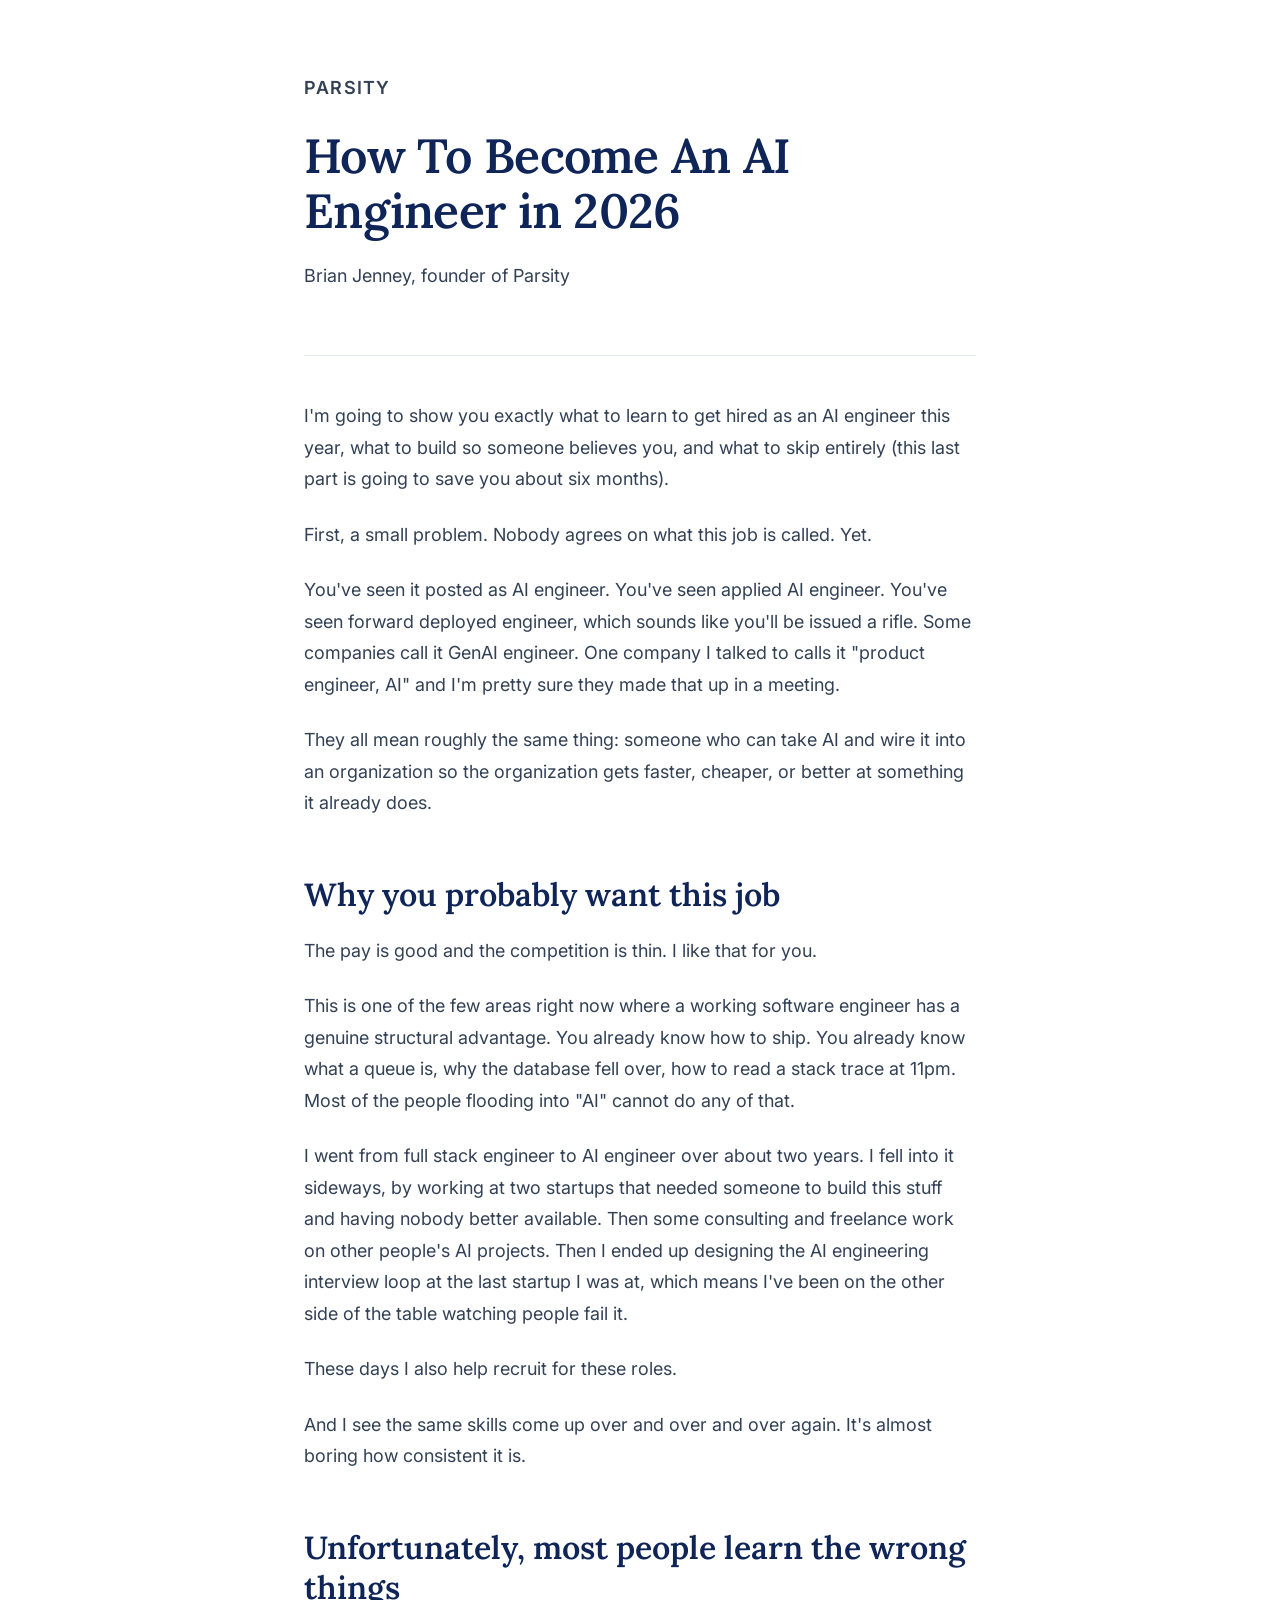
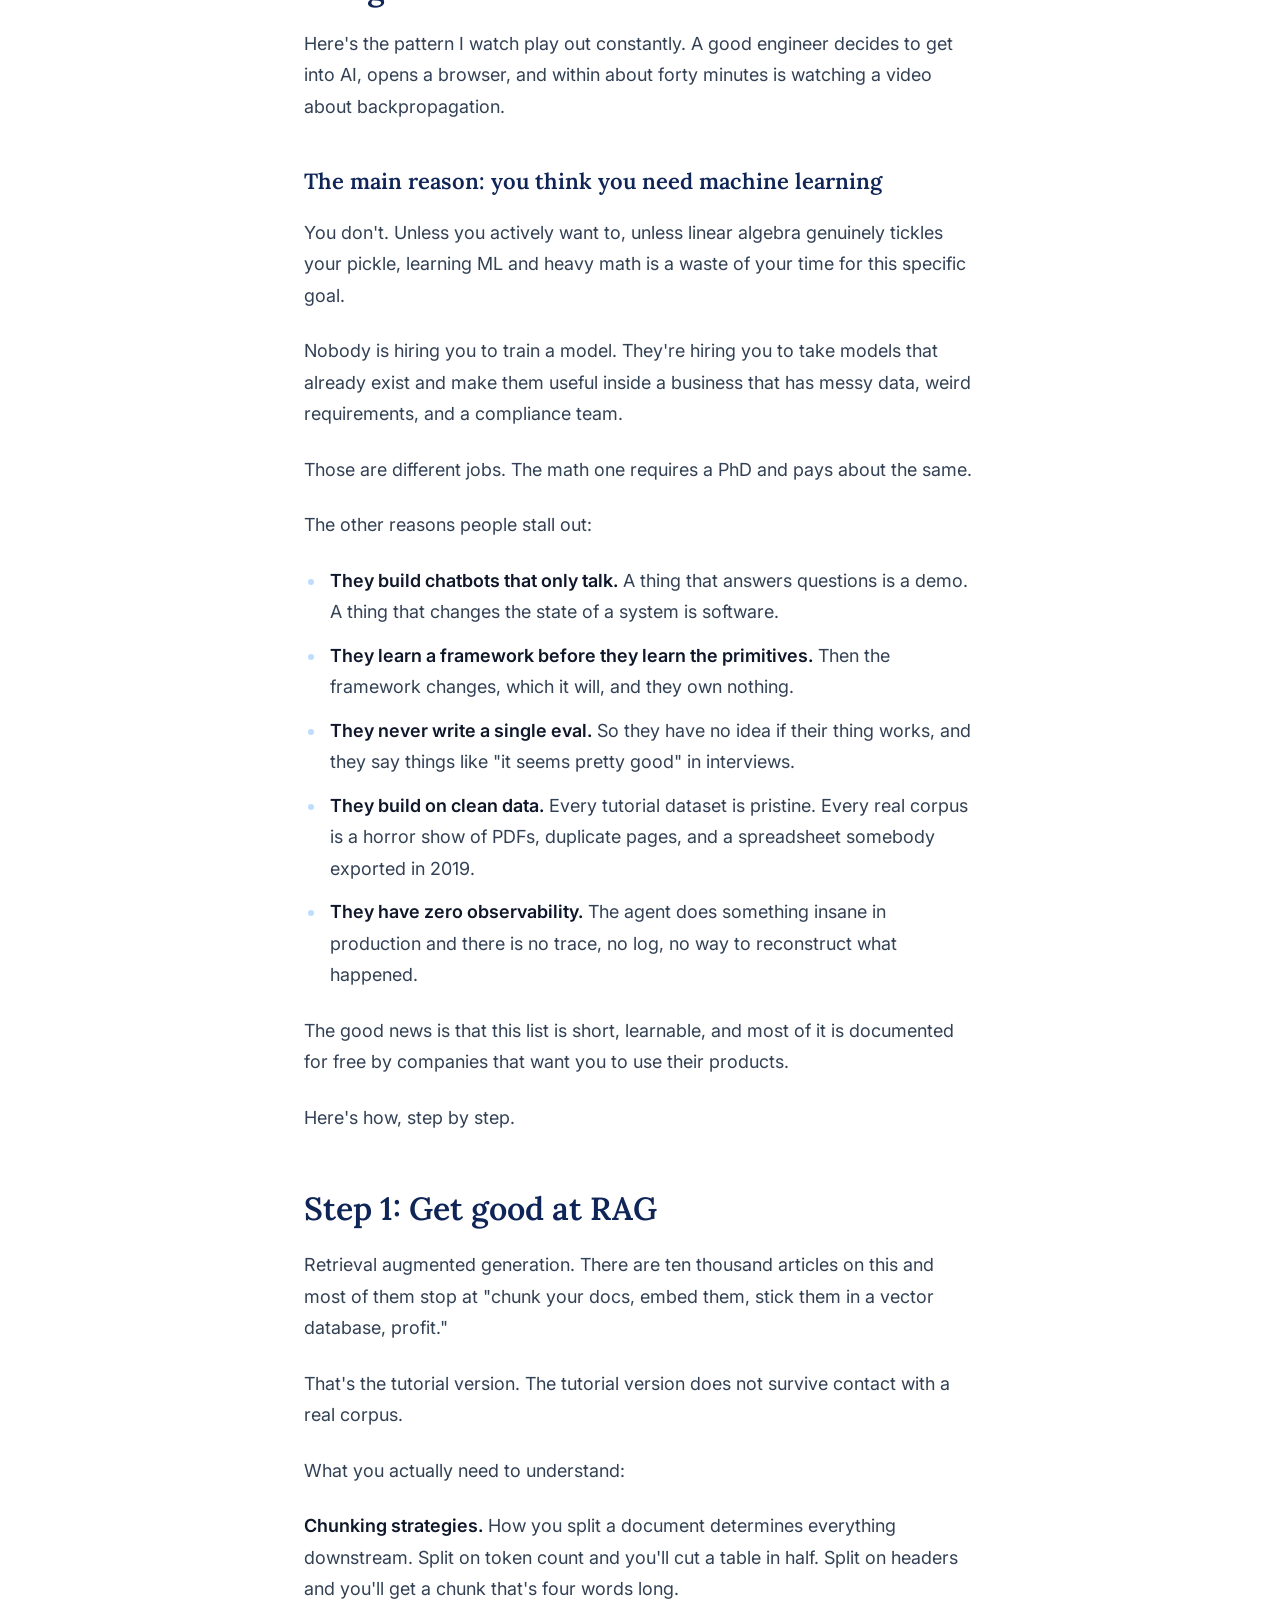
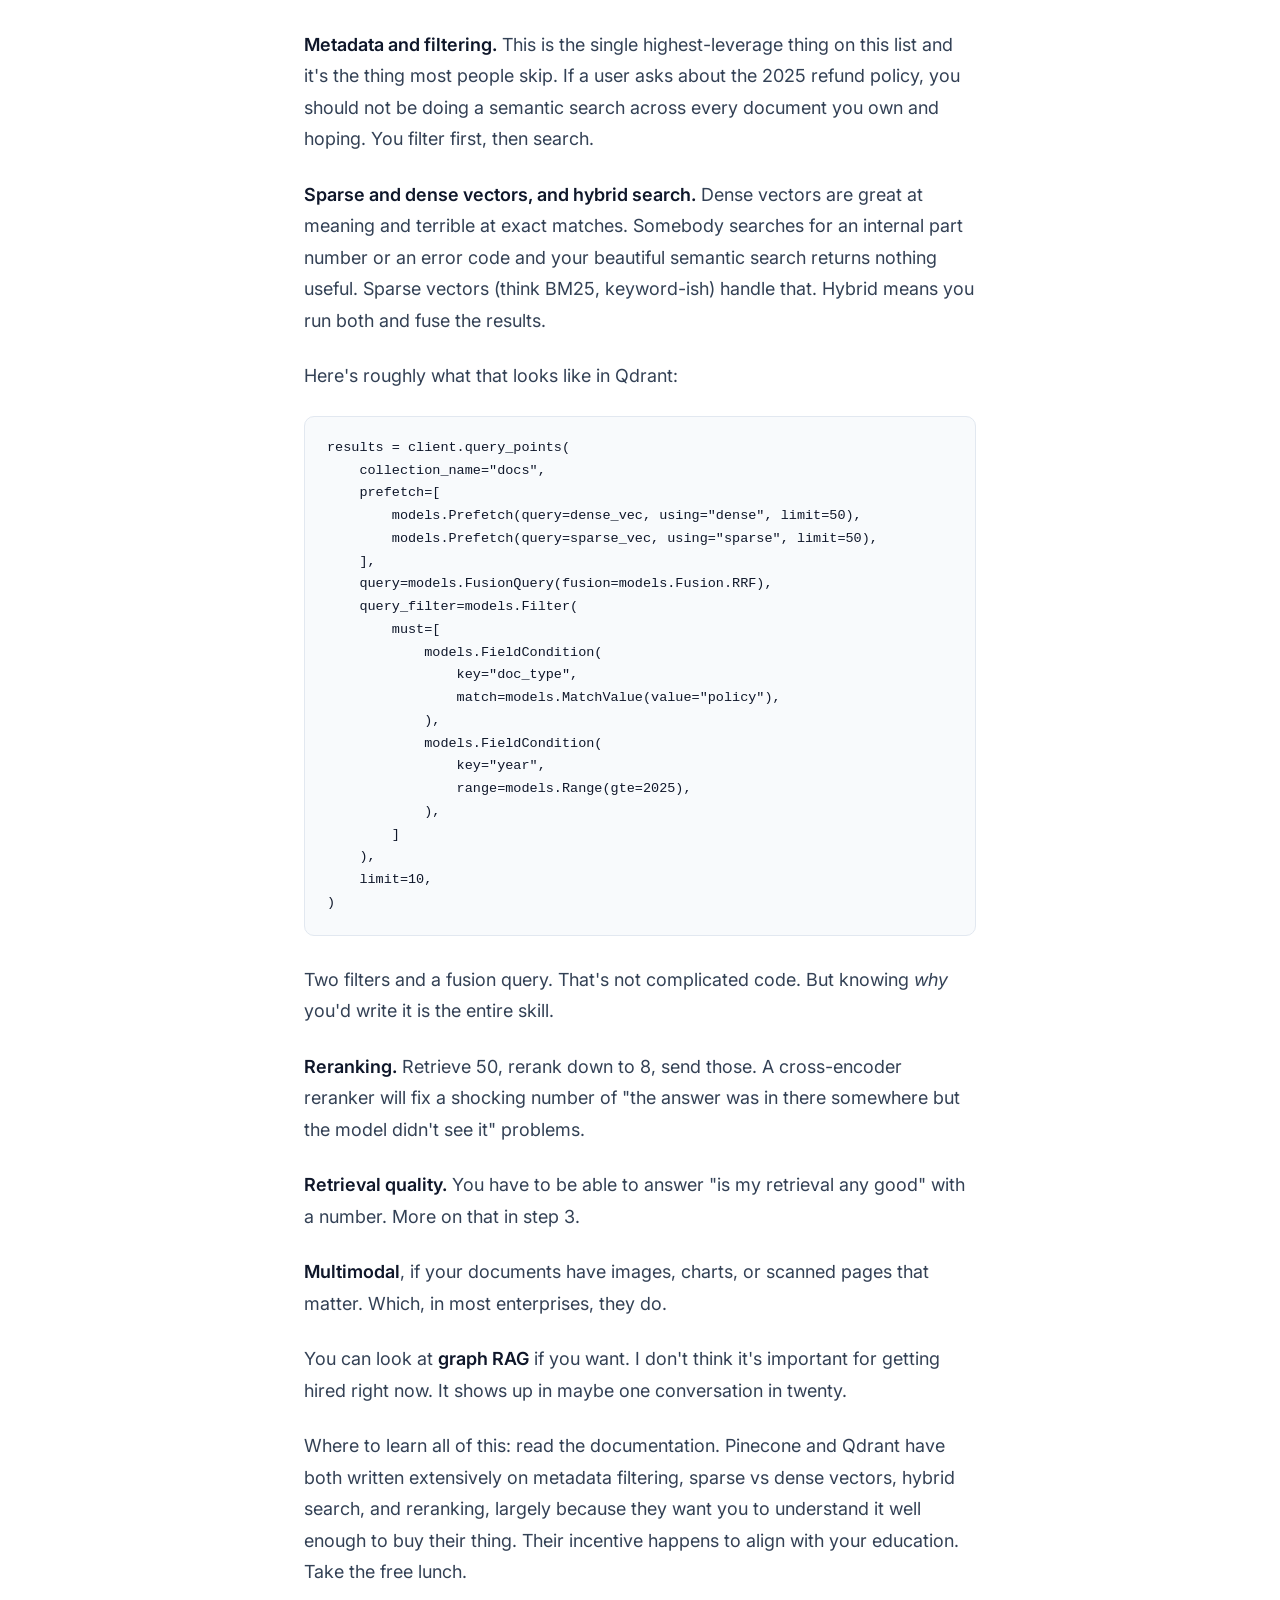
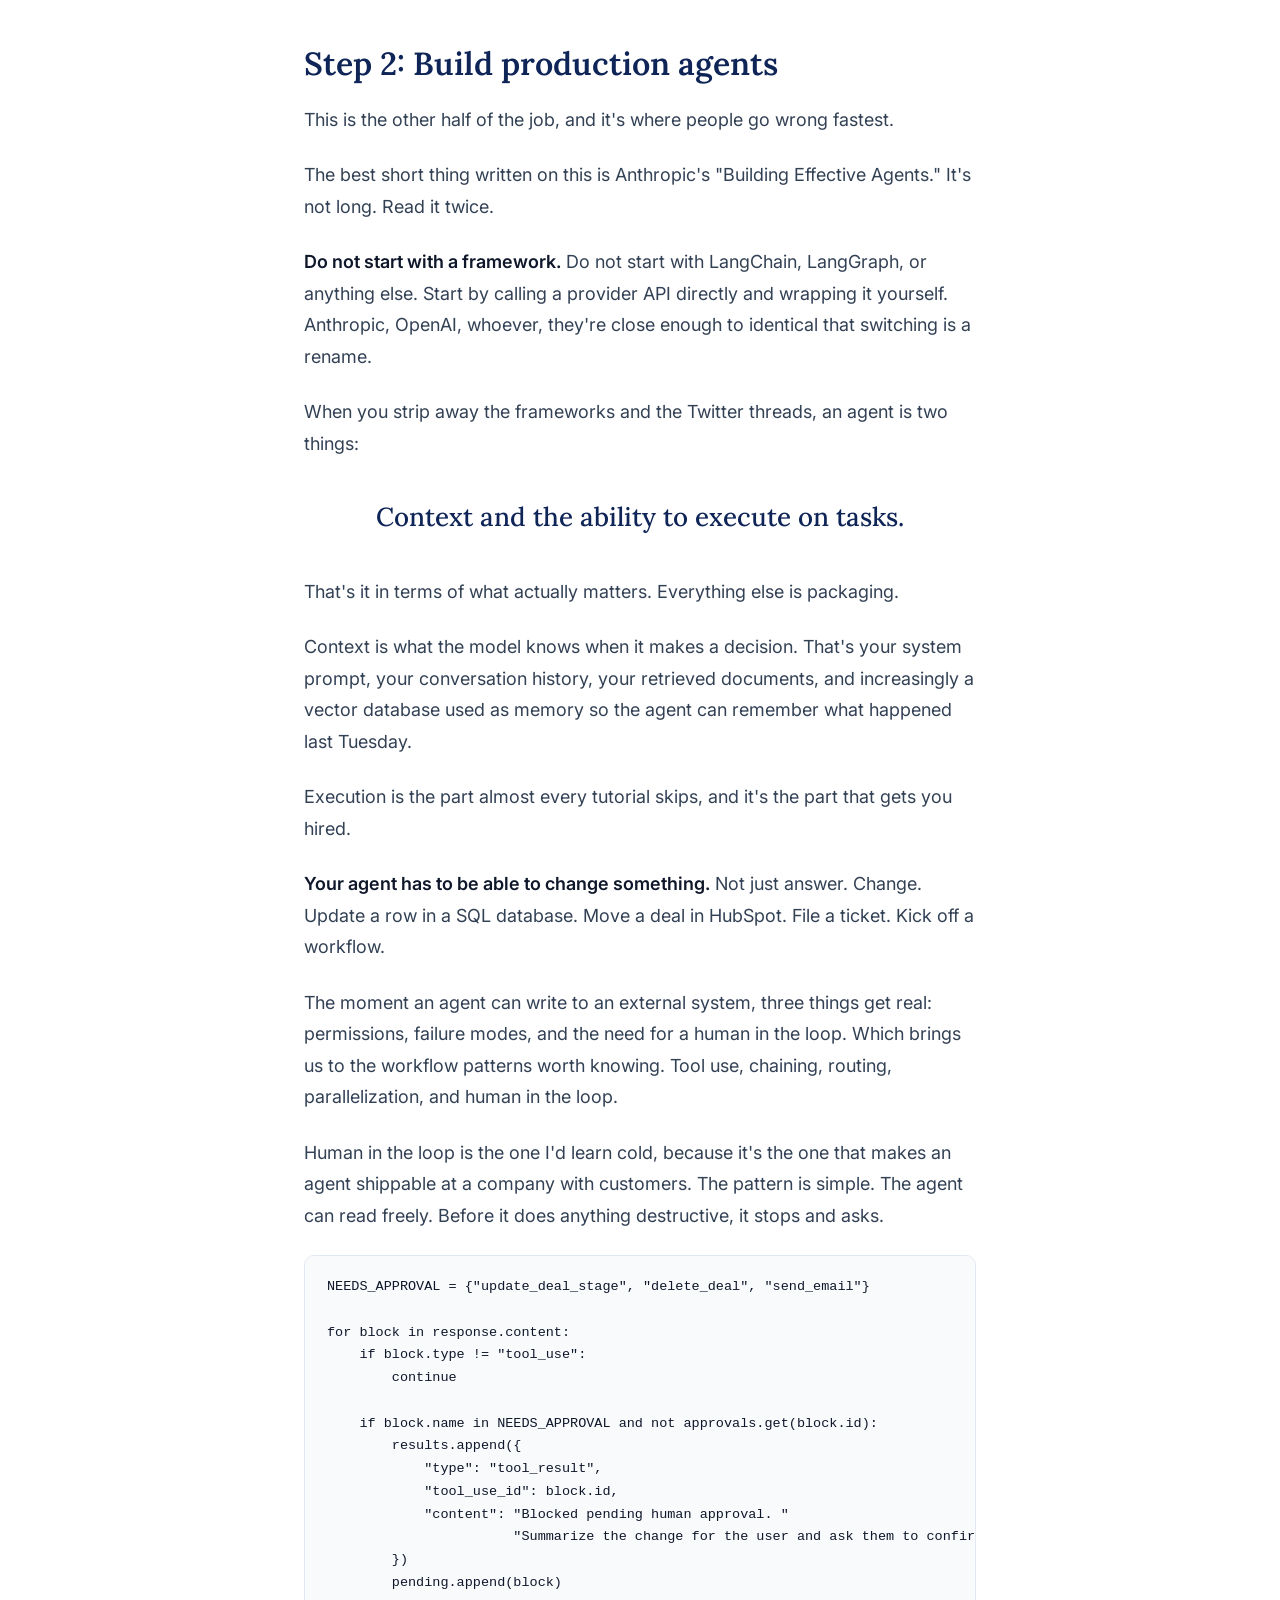
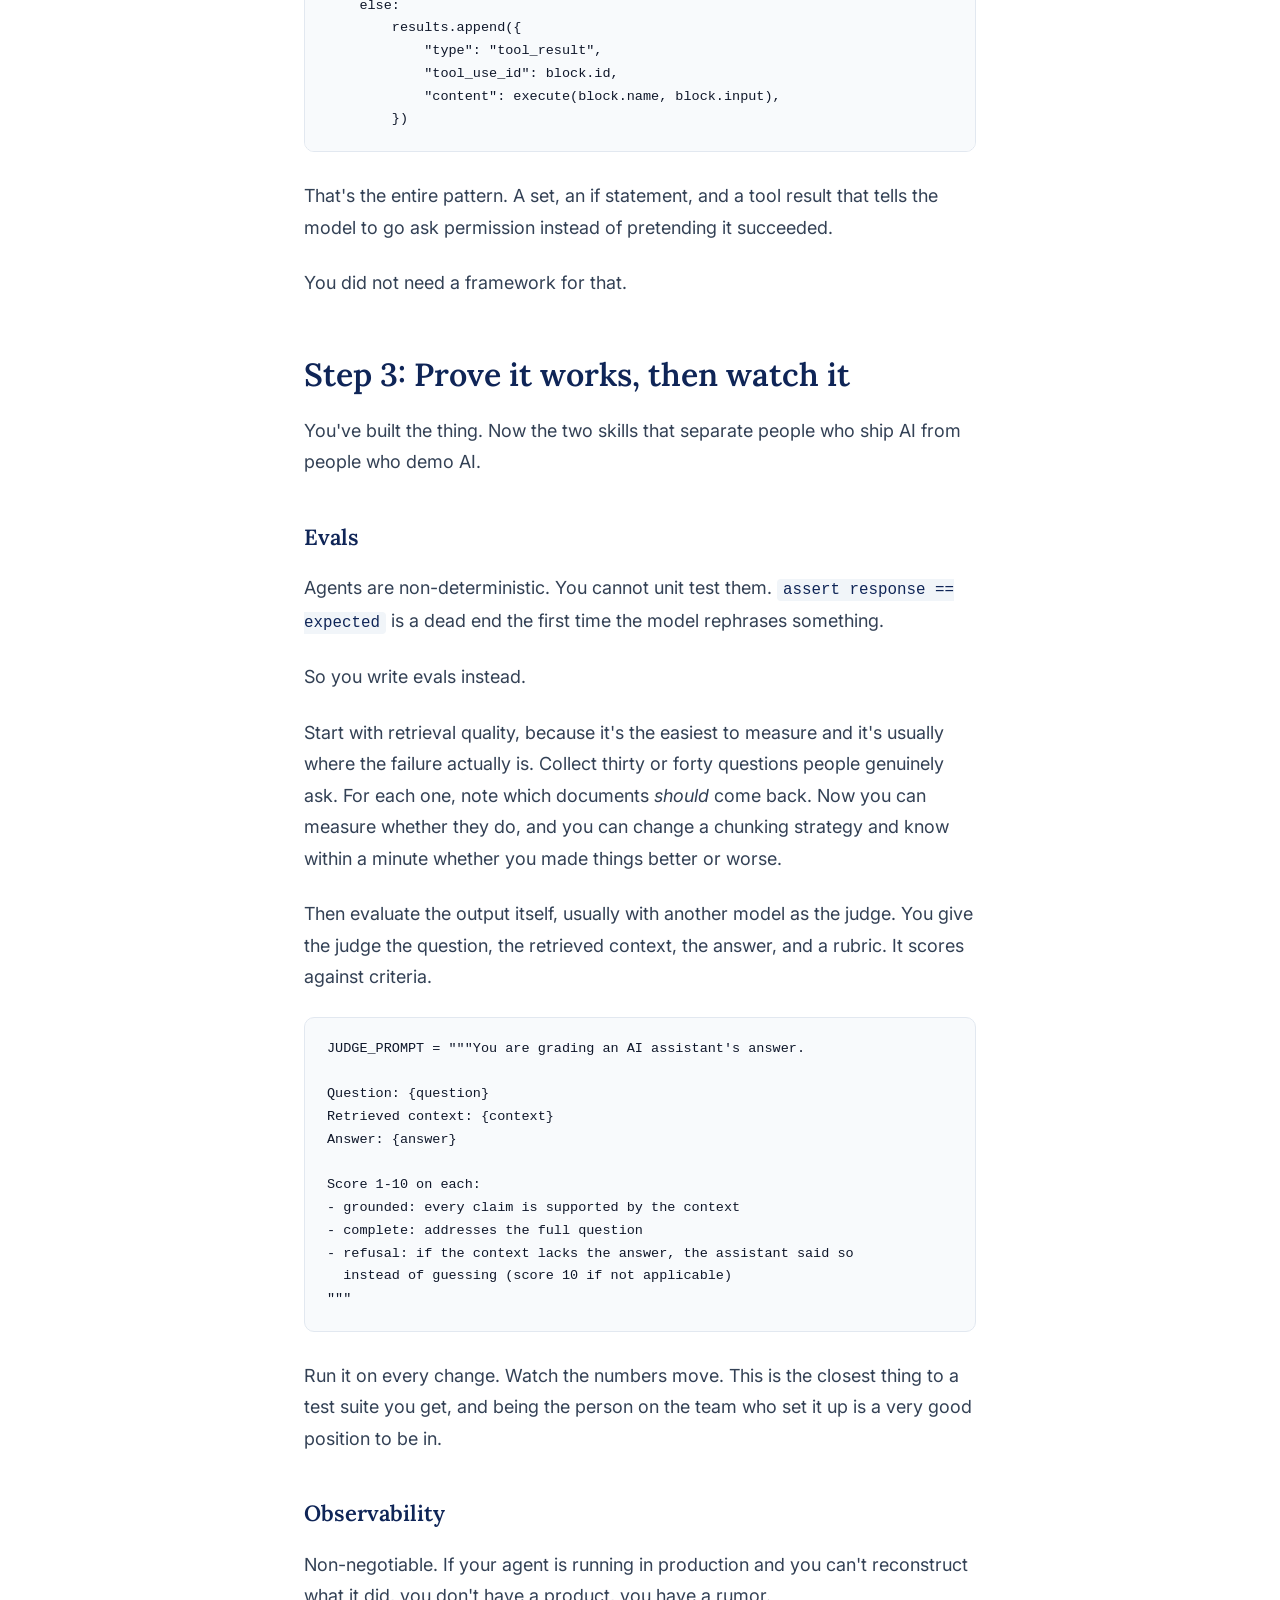
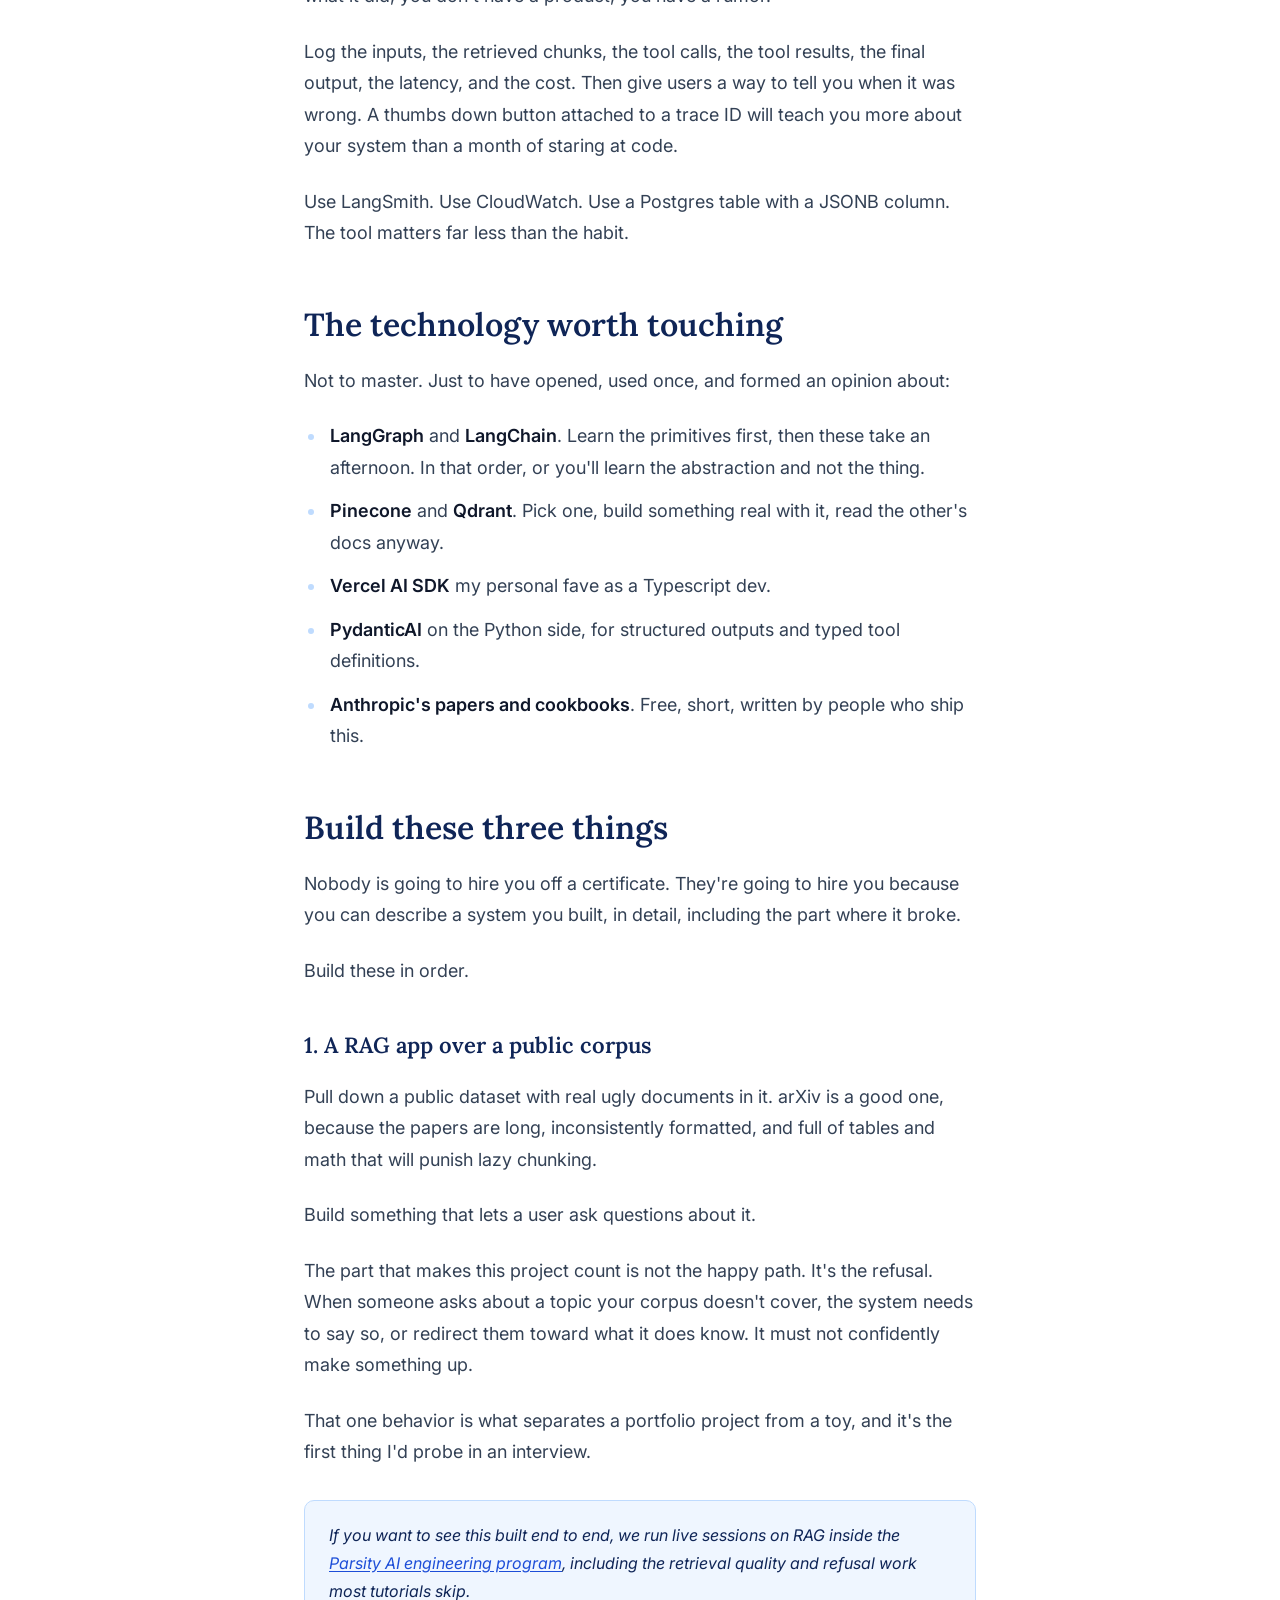
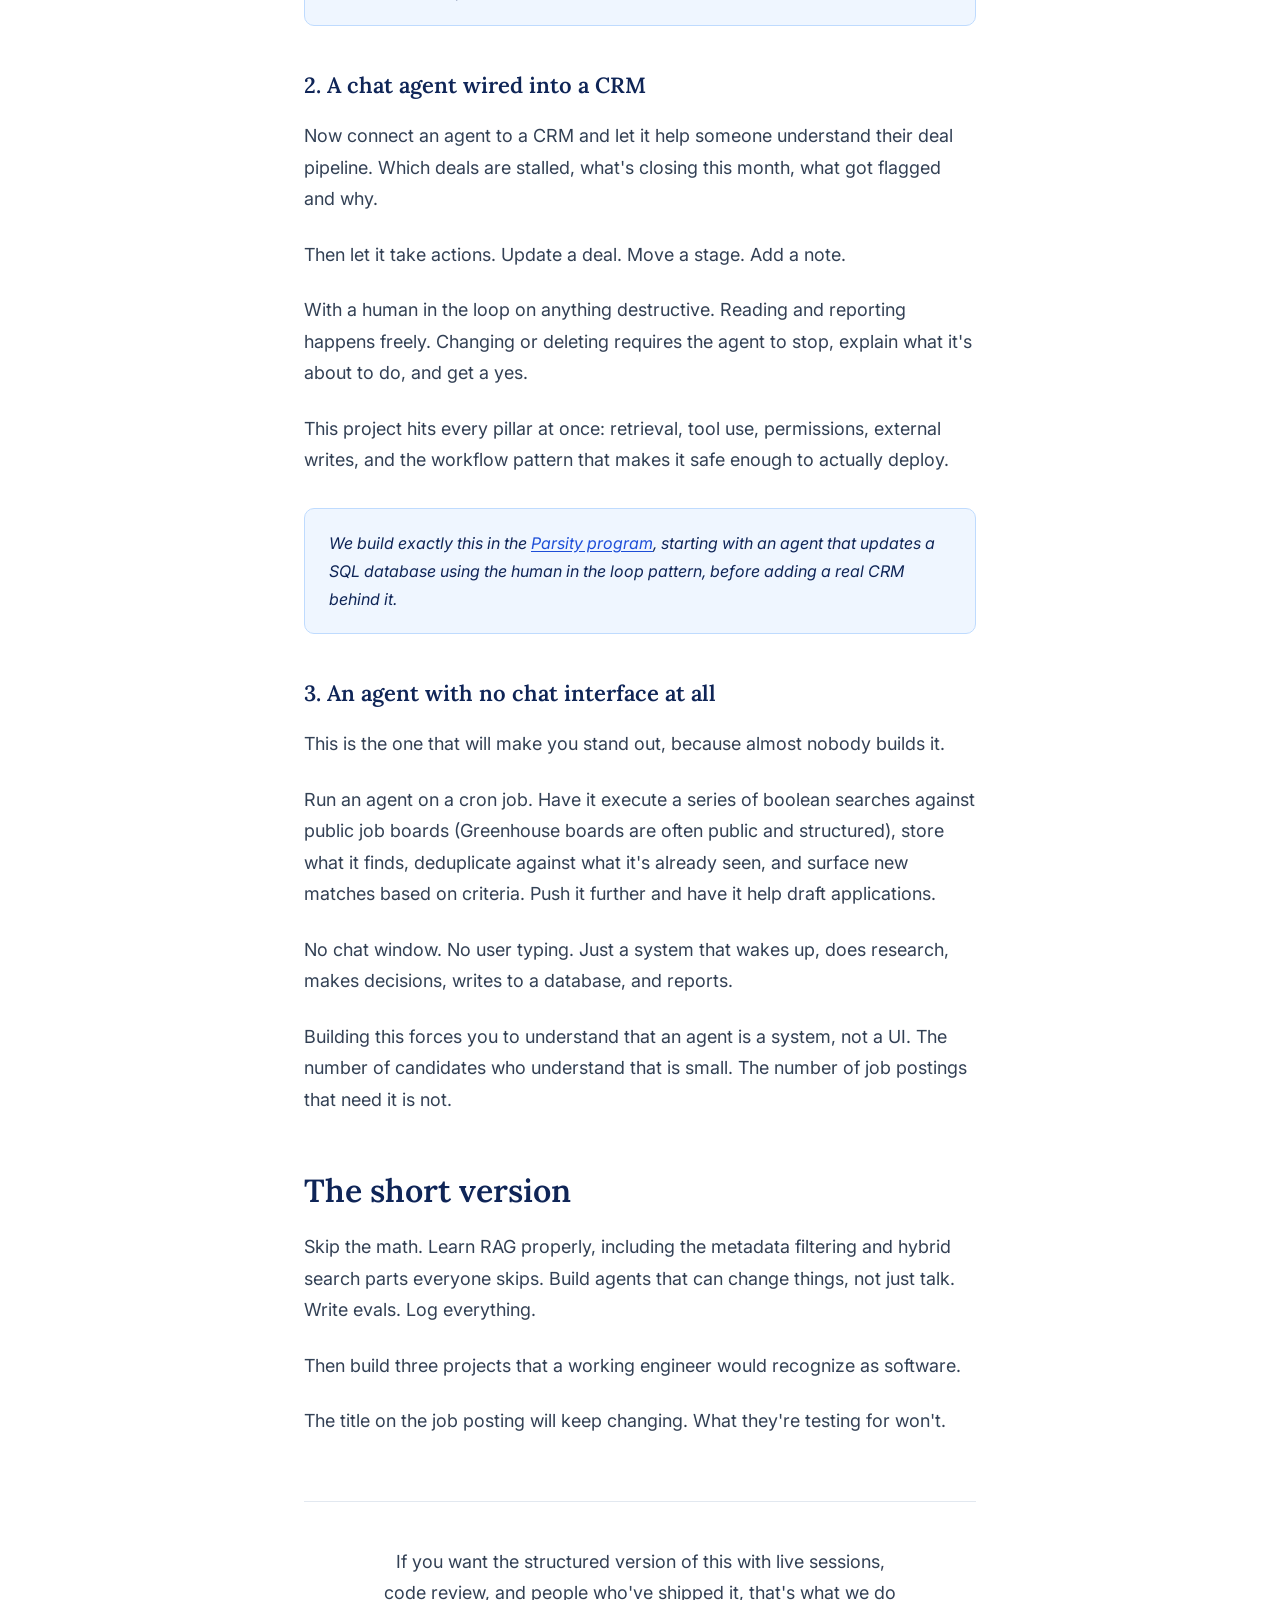
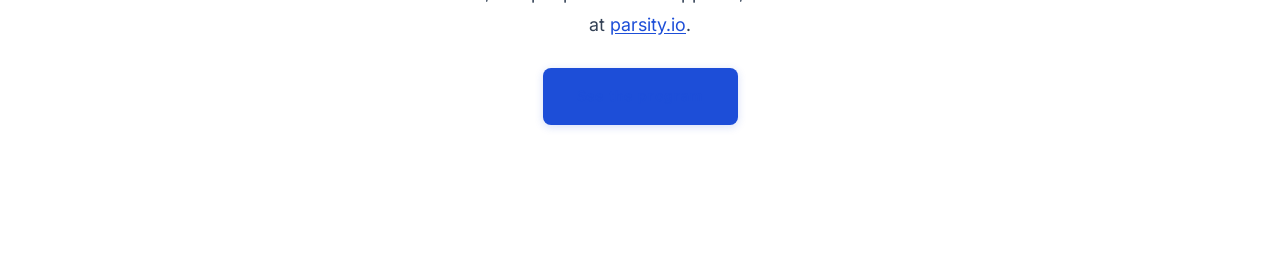
<file: articles/how-to-become-an-ai-engineer-in-2026.html>
<!doctype html>
<html lang="en">
	<head>
		<meta charset="UTF-8" />
		<meta name="viewport" content="width=device-width, initial-scale=1.0" />
		<title>How To Become An AI Engineer in 2026 | Parsity</title>
		<meta
			name="description"
			content="What to learn to get hired as an AI engineer, what to build so someone believes you, and what to skip entirely."
		/>
		<link rel="preconnect" href="https://fonts.googleapis.com" />
		<link rel="preconnect" href="https://fonts.gstatic.com" crossorigin />
		<link
			href="https://fonts.googleapis.com/css2?family=Lora:ital,wght@0,500;0,600;0,700;1,500&family=Inter:wght@400;500;600;700&display=swap"
			rel="stylesheet"
		/>
		<link rel="stylesheet" href="article.css" />
	</head>
	<body>
		<article class="article">
			<header class="article-head">
				<p class="eyebrow"><a href="https://parsity.io">Parsity</a></p>
				<h1>How To Become An AI Engineer in 2026</h1>
				<p class="byline">Brian Jenney, founder of Parsity</p>
			</header>

			<p>
				I'm going to show you exactly what to learn to get hired as an AI engineer this year, what to build so
				someone believes you, and what to skip entirely (this last part is going to save you about six months).
			</p>

			<p>First, a small problem. Nobody agrees on what this job is called. Yet.</p>

			<p>
				You've seen it posted as AI engineer. You've seen applied AI engineer. You've seen forward deployed
				engineer, which sounds like you'll be issued a rifle. Some companies call it GenAI engineer. One company I
				talked to calls it "product engineer, AI" and I'm pretty sure they made that up in a meeting.
			</p>

			<p>
				They all mean roughly the same thing: someone who can take AI and wire it into an organization so the
				organization gets faster, cheaper, or better at something it already does.
			</p>

			<h2>Why you probably want this job</h2>

			<p>The pay is good and the competition is thin. I like that for you.</p>

			<p>
				This is one of the few areas right now where a working software engineer has a genuine structural
				advantage. You already know how to ship. You already know what a queue is, why the database fell over, how
				to read a stack trace at 11pm. Most of the people flooding into "AI" cannot do any of that.
			</p>

			<p>
				I went from full stack engineer to AI engineer over about two years. I fell into it sideways, by working at
				two startups that needed someone to build this stuff and having nobody better available. Then some
				consulting and freelance work on other people's AI projects. Then I ended up designing the AI engineering
				interview loop at the last startup I was at, which means I've been on the other side of the table watching
				people fail it.
			</p>

			<p>These days I also help recruit for these roles.</p>

			<p>And I see the same skills come up over and over and over again. It's almost boring how consistent it is.</p>

			<h2>Unfortunately, most people learn the wrong things</h2>

			<p>
				Here's the pattern I watch play out constantly. A good engineer decides to get into AI, opens a browser,
				and within about forty minutes is watching a video about backpropagation.
			</p>

			<h3>The main reason: you think you need machine learning</h3>

			<p>
				You don't. Unless you actively want to, unless linear algebra genuinely tickles your pickle, learning ML
				and heavy math is a waste of your time for this specific goal.
			</p>

			<p>
				Nobody is hiring you to train a model. They're hiring you to take models that already exist and make them
				useful inside a business that has messy data, weird requirements, and a compliance team.
			</p>

			<p>Those are different jobs. The math one requires a PhD and pays about the same.</p>

			<p>The other reasons people stall out:</p>

			<ul>
				<li>
					<strong>They build chatbots that only talk.</strong> A thing that answers questions is a demo. A thing
					that changes the state of a system is software.
				</li>
				<li>
					<strong>They learn a framework before they learn the primitives.</strong> Then the framework changes,
					which it will, and they own nothing.
				</li>
				<li>
					<strong>They never write a single eval.</strong> So they have no idea if their thing works, and they say
					things like "it seems pretty good" in interviews.
				</li>
				<li>
					<strong>They build on clean data.</strong> Every tutorial dataset is pristine. Every real corpus is a
					horror show of PDFs, duplicate pages, and a spreadsheet somebody exported in 2019.
				</li>
				<li>
					<strong>They have zero observability.</strong> The agent does something insane in production and there is
					no trace, no log, no way to reconstruct what happened.
				</li>
			</ul>

			<p>
				The good news is that this list is short, learnable, and most of it is documented for free by companies
				that want you to use their products.
			</p>

			<p>Here's how, step by step.</p>

			<h2>Step 1: Get good at RAG</h2>

			<p>
				Retrieval augmented generation. There are ten thousand articles on this and most of them stop at "chunk
				your docs, embed them, stick them in a vector database, profit."
			</p>

			<p>That's the tutorial version. The tutorial version does not survive contact with a real corpus.</p>

			<p>What you actually need to understand:</p>

			<p>
				<strong>Chunking strategies.</strong> How you split a document determines everything downstream. Split on
				token count and you'll cut a table in half. Split on headers and you'll get a chunk that's four words long.
			</p>

			<p>
				<strong>Metadata and filtering.</strong> This is the single highest-leverage thing on this list and it's
				the thing most people skip. If a user asks about the 2025 refund policy, you should not be doing a semantic
				search across every document you own and hoping. You filter first, then search.
			</p>

			<p>
				<strong>Sparse and dense vectors, and hybrid search.</strong> Dense vectors are great at meaning and
				terrible at exact matches. Somebody searches for an internal part number or an error code and your
				beautiful semantic search returns nothing useful. Sparse vectors (think BM25, keyword-ish) handle that.
				Hybrid means you run both and fuse the results.
			</p>

			<p>Here's roughly what that looks like in Qdrant:</p>

			<pre><code>results = client.query_points(
    collection_name="docs",
    prefetch=[
        models.Prefetch(query=dense_vec, using="dense", limit=50),
        models.Prefetch(query=sparse_vec, using="sparse", limit=50),
    ],
    query=models.FusionQuery(fusion=models.Fusion.RRF),
    query_filter=models.Filter(
        must=[
            models.FieldCondition(
                key="doc_type",
                match=models.MatchValue(value="policy"),
            ),
            models.FieldCondition(
                key="year",
                range=models.Range(gte=2025),
            ),
        ]
    ),
    limit=10,
)</code></pre>

			<p>
				Two filters and a fusion query. That's not complicated code. But knowing <em>why</em> you'd write it is the
				entire skill.
			</p>

			<p>
				<strong>Reranking.</strong> Retrieve 50, rerank down to 8, send those. A cross-encoder reranker will fix a
				shocking number of "the answer was in there somewhere but the model didn't see it" problems.
			</p>

			<p>
				<strong>Retrieval quality.</strong> You have to be able to answer "is my retrieval any good" with a number.
				More on that in step 3.
			</p>

			<p>
				<strong>Multimodal</strong>, if your documents have images, charts, or scanned pages that matter. Which, in
				most enterprises, they do.
			</p>

			<p>
				You can look at <strong>graph RAG</strong> if you want. I don't think it's important for getting hired right
				now. It shows up in maybe one conversation in twenty.
			</p>

			<p>
				Where to learn all of this: read the documentation. Pinecone and Qdrant have both written extensively on
				metadata filtering, sparse vs dense vectors, hybrid search, and reranking, largely because they want you to
				understand it well enough to buy their thing. Their incentive happens to align with your education. Take
				the free lunch.
			</p>

			<h2>Step 2: Build production agents</h2>

			<p>This is the other half of the job, and it's where people go wrong fastest.</p>

			<p>The best short thing written on this is Anthropic's "Building Effective Agents." It's not long. Read it twice.</p>

			<p>
				<strong>Do not start with a framework.</strong> Do not start with LangChain, LangGraph, or anything else.
				Start by calling a provider API directly and wrapping it yourself. Anthropic, OpenAI, whoever, they're
				close enough to identical that switching is a rename.
			</p>

			<p>When you strip away the frameworks and the Twitter threads, an agent is two things:</p>

			<blockquote class="pull">Context and the ability to execute on tasks.</blockquote>

			<p>That's it in terms of what actually matters. Everything else is packaging.</p>

			<p>
				Context is what the model knows when it makes a decision. That's your system prompt, your conversation
				history, your retrieved documents, and increasingly a vector database used as memory so the agent can
				remember what happened last Tuesday.
			</p>

			<p>Execution is the part almost every tutorial skips, and it's the part that gets you hired.</p>

			<p>
				<strong>Your agent has to be able to change something.</strong> Not just answer. Change. Update a row in a
				SQL database. Move a deal in HubSpot. File a ticket. Kick off a workflow.
			</p>

			<p>
				The moment an agent can write to an external system, three things get real: permissions, failure modes, and
				the need for a human in the loop. Which brings us to the workflow patterns worth knowing. Tool use,
				chaining, routing, parallelization, and human in the loop.
			</p>

			<p>
				Human in the loop is the one I'd learn cold, because it's the one that makes an agent shippable at a
				company with customers. The pattern is simple. The agent can read freely. Before it does anything
				destructive, it stops and asks.
			</p>

			<pre><code>NEEDS_APPROVAL = {"update_deal_stage", "delete_deal", "send_email"}

for block in response.content:
    if block.type != "tool_use":
        continue

    if block.name in NEEDS_APPROVAL and not approvals.get(block.id):
        results.append({
            "type": "tool_result",
            "tool_use_id": block.id,
            "content": "Blocked pending human approval. "
                       "Summarize the change for the user and ask them to confirm.",
        })
        pending.append(block)
    else:
        results.append({
            "type": "tool_result",
            "tool_use_id": block.id,
            "content": execute(block.name, block.input),
        })</code></pre>

			<p>
				That's the entire pattern. A set, an if statement, and a tool result that tells the model to go ask
				permission instead of pretending it succeeded.
			</p>

			<p>You did not need a framework for that.</p>

			<h2>Step 3: Prove it works, then watch it</h2>

			<p>
				You've built the thing. Now the two skills that separate people who ship AI from people who demo AI.
			</p>

			<h3>Evals</h3>

			<p>
				Agents are non-deterministic. You cannot unit test them. <code>assert response == expected</code> is a dead
				end the first time the model rephrases something.
			</p>

			<p>So you write evals instead.</p>

			<p>
				Start with retrieval quality, because it's the easiest to measure and it's usually where the failure
				actually is. Collect thirty or forty questions people genuinely ask. For each one, note which documents
				<em>should</em> come back. Now you can measure whether they do, and you can change a chunking strategy and
				know within a minute whether you made things better or worse.
			</p>

			<p>
				Then evaluate the output itself, usually with another model as the judge. You give the judge the question,
				the retrieved context, the answer, and a rubric. It scores against criteria.
			</p>

			<pre><code>JUDGE_PROMPT = """You are grading an AI assistant's answer.

Question: {question}
Retrieved context: {context}
Answer: {answer}

Score 1-10 on each:
- grounded: every claim is supported by the context
- complete: addresses the full question
- refusal: if the context lacks the answer, the assistant said so
  instead of guessing (score 10 if not applicable)
"""</code></pre>

			<p>
				Run it on every change. Watch the numbers move. This is the closest thing to a test suite you get, and
				being the person on the team who set it up is a very good position to be in.
			</p>

			<h3>Observability</h3>

			<p>
				Non-negotiable. If your agent is running in production and you can't reconstruct what it did, you don't
				have a product, you have a rumor.
			</p>

			<p>
				Log the inputs, the retrieved chunks, the tool calls, the tool results, the final output, the latency, and
				the cost. Then give users a way to tell you when it was wrong. A thumbs down button attached to a trace ID
				will teach you more about your system than a month of staring at code.
			</p>

			<p>
				Use LangSmith. Use CloudWatch. Use a Postgres table with a JSONB column. The tool matters far less than the
				habit.
			</p>

			<h2>The technology worth touching</h2>

			<p>Not to master. Just to have opened, used once, and formed an opinion about:</p>

			<ul>
				<li>
					<strong>LangGraph</strong> and <strong>LangChain</strong>. Learn the primitives first, then these take an
					afternoon. In that order, or you'll learn the abstraction and not the thing.
				</li>
				<li>
					<strong>Pinecone</strong> and <strong>Qdrant</strong>. Pick one, build something real with it, read the
					other's docs anyway.
				</li>
				<li><strong>Vercel AI SDK</strong> my personal fave as a Typescript dev.</li>
				<li><strong>PydanticAI</strong> on the Python side, for structured outputs and typed tool definitions.</li>
				<li><strong>Anthropic's papers and cookbooks</strong>. Free, short, written by people who ship this.</li>
			</ul>

			<h2>Build these three things</h2>

			<p>
				Nobody is going to hire you off a certificate. They're going to hire you because you can describe a system
				you built, in detail, including the part where it broke.
			</p>

			<p>Build these in order.</p>

			<h3>1. A RAG app over a public corpus</h3>

			<p>
				Pull down a public dataset with real ugly documents in it. arXiv is a good one, because the papers are
				long, inconsistently formatted, and full of tables and math that will punish lazy chunking.
			</p>

			<p>Build something that lets a user ask questions about it.</p>

			<p>
				The part that makes this project count is not the happy path. It's the refusal. When someone asks about a
				topic your corpus doesn't cover, the system needs to say so, or redirect them toward what it does know. It
				must not confidently make something up.
			</p>

			<p>
				That one behavior is what separates a portfolio project from a toy, and it's the first thing I'd probe in
				an interview.
			</p>

			<aside class="callout">
				<p>
					<em
						>If you want to see this built end to end, we run live sessions on RAG inside the
						<a href="https://parsity.io">Parsity AI engineering program</a>, including the retrieval quality
						and refusal work most tutorials skip.</em
					>
				</p>
			</aside>

			<h3>2. A chat agent wired into a CRM</h3>

			<p>
				Now connect an agent to a CRM and let it help someone understand their deal pipeline. Which deals are
				stalled, what's closing this month, what got flagged and why.
			</p>

			<p>Then let it take actions. Update a deal. Move a stage. Add a note.</p>

			<p>
				With a human in the loop on anything destructive. Reading and reporting happens freely. Changing or
				deleting requires the agent to stop, explain what it's about to do, and get a yes.
			</p>

			<p>
				This project hits every pillar at once: retrieval, tool use, permissions, external writes, and the workflow
				pattern that makes it safe enough to actually deploy.
			</p>

			<aside class="callout">
				<p>
					<em
						>We build exactly this in the <a href="https://parsity.io">Parsity program</a>, starting with an
						agent that updates a SQL database using the human in the loop pattern, before adding a real CRM behind
						it.</em
					>
				</p>
			</aside>

			<h3>3. An agent with no chat interface at all</h3>

			<p>This is the one that will make you stand out, because almost nobody builds it.</p>

			<p>
				Run an agent on a cron job. Have it execute a series of boolean searches against public job boards
				(Greenhouse boards are often public and structured), store what it finds, deduplicate against what it's
				already seen, and surface new matches based on criteria. Push it further and have it help draft
				applications.
			</p>

			<p>
				No chat window. No user typing. Just a system that wakes up, does research, makes decisions, writes to a
				database, and reports.
			</p>

			<p>
				Building this forces you to understand that an agent is a system, not a UI. The number of candidates who
				understand that is small. The number of job postings that need it is not.
			</p>

			<h2>The short version</h2>

			<p>
				Skip the math. Learn RAG properly, including the metadata filtering and hybrid search parts everyone skips.
				Build agents that can change things, not just talk. Write evals. Log everything.
			</p>

			<p>Then build three projects that a working engineer would recognize as software.</p>

			<p>The title on the job posting will keep changing. What they're testing for won't.</p>

			<div class="article-cta">
				<p>
					If you want the structured version of this with live sessions, code review, and people who've shipped it,
					that's what we do at <a href="https://parsity.io">parsity.io</a>.
				</p>
				<a href="https://parsity.io" class="cta-btn">See the program</a>
			</div>
		</article>
	</body>
</html>
</file>
<file: articles/article.css>
/* Shared styling for Parsity articles. Tokens match the /ai-dev landing page. */

:root {
	--accent: #1d4ed8;
	--accent-hover: #1e40af;
	--accent-dim: #eff6ff;
	--accent-mid: #bfdbfe;
	--accent-glow: rgba(29, 78, 216, 0.18);
	--navy: #0f2557;
	--bg: #ffffff;
	--bg3: #f1f5f9;
	--surface: #f8fafc;
	--text: #0f172a;
	--text2: #334155;
	--muted: #64748b;
	--border: #c7d5ec;
	--border-subtle: #e2e8f0;
	--serif: 'Lora', Georgia, 'Times New Roman', serif;
	--sans: 'Inter', -apple-system, BlinkMacSystemFont, 'Segoe UI', sans-serif;
	--mono: ui-monospace, SFMono-Regular, 'SF Mono', Menlo, Consolas, monospace;
}

* {
	margin: 0;
	padding: 0;
	box-sizing: border-box;
}
html {
	scroll-behavior: smooth;
	-webkit-text-size-adjust: 100%;
}
body {
	background: var(--bg);
	color: var(--text);
	font-family: var(--sans);
	line-height: 1.75;
}

/* ── LAYOUT ── */
.article {
	max-width: 720px;
	margin: 0 auto;
	padding: 0 24px 96px;
}
.article-head {
	padding: 72px 0 40px;
	border-bottom: 1px solid var(--border-subtle);
	margin-bottom: 44px;
}
.eyebrow {
	font-size: 12px;
	font-weight: 600;
	letter-spacing: 1.2px;
	text-transform: uppercase;
	color: var(--accent);
	margin-bottom: 20px;
}
.article .eyebrow a {
	color: inherit;
	text-decoration: none;
}
.article .eyebrow a:hover {
	text-decoration: underline;
}
h1 {
	font-family: var(--serif);
	font-size: clamp(32px, 5.5vw, 48px);
	font-weight: 600;
	line-height: 1.15;
	letter-spacing: -0.015em;
	color: var(--navy);
	margin-bottom: 22px;
}
.byline {
	font-size: 14px;
	color: var(--muted);
}

/* ── BODY TYPE ── */
.article p {
	font-size: 18px;
	color: var(--text2);
	margin-bottom: 24px;
}
.article p strong,
.article li strong {
	color: var(--text);
	font-weight: 600;
}
.article em {
	font-style: italic;
}
h2 {
	font-family: var(--serif);
	font-size: clamp(24px, 3.4vw, 32px);
	font-weight: 600;
	line-height: 1.25;
	color: var(--navy);
	margin: 56px 0 20px;
}
h3 {
	font-family: var(--serif);
	font-size: 22px;
	font-weight: 600;
	color: var(--navy);
	margin: 40px 0 16px;
}
.article a {
	color: var(--accent);
	text-decoration: underline;
	text-underline-offset: 2px;
}
.article a:hover {
	color: var(--accent-hover);
}

/* ── LISTS ── */
.article ul,
.article ol {
	margin: 0 0 24px 22px;
}
.article li {
	font-size: 18px;
	color: var(--text2);
	margin-bottom: 12px;
	padding-left: 4px;
}
.article li::marker {
	color: var(--accent-mid);
}

/* ── CODE ── */
code {
	font-family: var(--mono);
	font-size: 0.88em;
	background: var(--bg3);
	padding: 2px 6px;
	border-radius: 4px;
	color: var(--navy);
}
pre {
	background: var(--surface);
	border: 1px solid var(--border-subtle);
	border-radius: 10px;
	padding: 20px 22px;
	margin-bottom: 28px;
	overflow-x: auto;
}
pre code {
	background: none;
	padding: 0;
	border-radius: 0;
	font-size: 13.5px;
	line-height: 1.65;
	color: var(--text);
}

/* ── PULL QUOTE ── */
.pull {
	font-family: var(--serif);
	font-size: clamp(21px, 3vw, 26px);
	font-weight: 500;
	line-height: 1.4;
	color: var(--navy);
	text-align: center;
	margin: 40px auto;
	max-width: 560px;
}

/* ── PROGRAM CALLOUT ── */
.callout {
	background: var(--accent-dim);
	border: 1px solid var(--accent-mid);
	border-radius: 10px;
	padding: 20px 24px;
	margin: 32px 0;
}
.callout p {
	font-size: 16px;
	color: var(--navy);
	margin: 0;
}

/* ── END CTA ── */
.article-cta {
	margin-top: 64px;
	padding-top: 44px;
	border-top: 1px solid var(--border-subtle);
	text-align: center;
}
.article-cta h3 {
	margin-top: 0;
}
.article-cta p {
	max-width: 520px;
	margin: 0 auto 28px;
}
.cta-btn {
	display: inline-block;
	padding: 16px 34px;
	background: var(--accent);
	color: #ffffff;
	font-size: 14px;
	font-weight: 600;
	letter-spacing: 0.8px;
	border-radius: 8px;
	text-decoration: none;
	box-shadow: 0 2px 8px var(--accent-glow);
	transition: background 0.2s, box-shadow 0.2s;
}
.cta-btn:hover {
	background: var(--accent-hover);
	color: #ffffff;
	box-shadow: 0 4px 14px var(--accent-glow);
}

@media (max-width: 600px) {
	.article-head {
		padding: 48px 0 32px;
	}
	.article p,
	.article li {
		font-size: 17px;
	}
}
</file>
